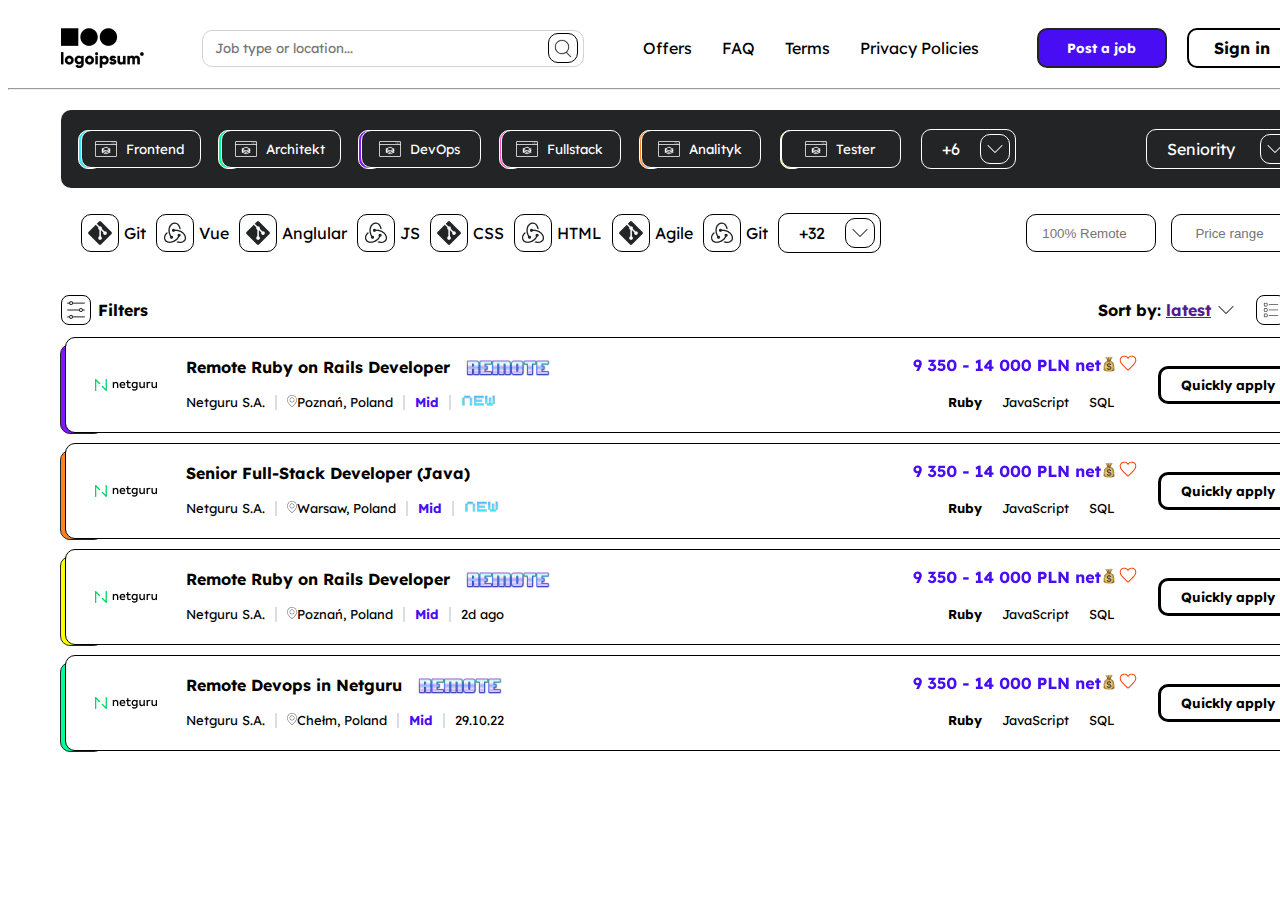
<file: 3próba.html>
<!DOCTYPE html>
<html lang="en">
  <head>
    <meta charset="UTF-8" />
    <meta http-equiv="X-UA-Compatible" content="IE=edge" />
    <meta name="viewport" content="width=device-width, initial-scale=1.0" />
    <title>Document</title>
    <link rel="stylesheet" href="3próba.css" />
    <link
      href="https://fonts.googleapis.com/css2?family=Lexend+Deca&display=swap"
      rel="stylesheet" />
  </head>
  <body>
    <div class="container">
      <div class="one">
        <img
          class="logo"
          src="images/place-holder-logo 1.png"
          alt="logoipsum" />
        <div id="header-left">
          <input
            class="searching"
            type="search"
            placeholder="Job type or location..." />
          <button>
            <img src="images/icon _ search.svg" alt="searchicon" />
          </button>
        </div>
        <div id="header-mid">
          <span><a class="headlines" href="">Offers</a></span>
          <span><a class="headlines" href="">FAQ</a></span>
          <span><a class="headlines" href="">Terms</a></span>
          <span><a class="headlines" href="">Privacy Policies</a></span>
        </div>
        <div id="header-right">
          <button class="leftbutton">Post a job</button>
          <div class="signin">
            <span>Sign in</span>
            <button class="rightbutton">
              <img src="images/icon _ arrow down-black.png" alt="arrowdown" />
            </button>
          </div>
        </div>
      </div>
      <hr />
      <div class="two">
        <div class="specializations">
          <button>
            <img src="images/noun-fullstack-4517026.png" alt="noun" /><span
              class="font"
              >Frontend</span
            >
          </button>
          <button>
            <img src="images/noun-fullstack-4517026.png" alt="noun" /><span
              class="font"
              >Architekt</span
            >
          </button>
          <button>
            <img src="images/noun-fullstack-4517026.png" alt="noun" /><span
              class="font"
              >DevOps</span
            >
          </button>
          <button>
            <img src="images/noun-fullstack-4517026.png" alt="noun" /><span
              class="font"
              >Fullstack</span
            >
          </button>
          <button>
            <img src="images/noun-fullstack-4517026.png" alt="noun" /><span
              class="font"
              >Analityk</span
            >
          </button>
          <button>
            <img src="images/noun-fullstack-4517026.png" alt="noun" /><span
              class="font"
              >Tester</span
            >
          </button>
          <div class="plus">
            <span class="font">+6</span>
            <button class="arrowbutton">
              <img src="images/icon _ arrow down.png" alt="arrowdown" />
            </button>
          </div>
        </div>
        <div class="seniority">
          <span>Seniority</span>
          <button class="arrowbutton">
            <img src="images/icon _ arrow down.png" alt="" />
          </button>
        </div>
      </div>
      <div class="colors">
        <div class="color1"></div>
        <div class="color2"></div>
        <div class="color3"></div>
        <div class="color4"></div>
        <div class="color5"></div>
        <div class="color6"></div>
      </div>
      <div class="three">
        <div class="lefttopfilters">
          <div class="divfilter">
            <button class="filterbutton">
              <img src="images/vector1.png" alt="vector1" />
            </button>
            <span>Git</span>
          </div>
          <div class="divfilter">
            <button class="filterbutton">
              <img src="images/Vector.png" alt="Vector" />
            </button>
            <span>Vue</span>
          </div>
          <div class="divfilter">
            <button class="filterbutton">
              <img src="images/vector1.png" alt="Vector" />
            </button>
            <span>Anglular</span>
          </div>
          <div class="divfilter">
            <button class="filterbutton">
              <img src="images/Vector.png" alt="Vector" />
            </button>
            <span>JS</span>
          </div>
          <div class="divfilter">
            <button class="filterbutton">
              <img src="images/vector1.png" alt="Vector" />
            </button>
            <span>CSS</span>
          </div>
          <div class="divfilter">
            <button class="filterbutton">
              <img src="images/Vector.png" alt="Vector" />
            </button>
            <span>HTML</span>
          </div>
          <div class="divfilter">
            <button class="filterbutton">
              <img src="images/vector1.png" alt="Vector" />
            </button>
            <span>Agile</span>
          </div>
          <div class="divfilter">
            <button class="filterbutton">
              <img src="images/Vector.png" alt="Vector" />
            </button>
            <span>Git</span>
          </div>
          <div class="plus2">
            <span>+32</span>
            <button class="arrowbutton2">
              <img src="images/icon _ arrow down-black.png" alt="arrowdown" />
            </button>
          </div>
        </div>
        <div class="righttopfilters">
          <input type="search" placeholder="100% Remote" />
          <input type="search" placeholder="Price range" />
        </div>
      </div>
      <div class="four">
        <div class="leftbottomfilters">
          <button class="botbutton">
            <img src="images/icon filter.png" alt="filtericon" />
          </button>
          <span>Filters</span>
        </div>
        <div class="rightbottomfilters">
          <span
            >Sort by: <a href=""> latest</a
            ><img src="images/icon _ arrow down-black.png" alt="arrowdown"
          /></span>
          <div>
            <button class="botbutton">
              <img src="images/list.png" alt="list" />
            </button>
            <button class="botbutton">
              <img src="images/box.png" alt="box" />
            </button>
          </div>
        </div>
      </div>
      <div class="five">
        <div class="left">
          <img src="images/Mask group.png" alt="maskgroup" />
          <div>
            <span class="remote"
              >Remote Ruby on Rails Developer
              <img src="images/cooltext407791665034575 4.png" alt="remote"
            /></span>
            <div class="info">
              <span>Netguru S.A.</span
              ><img src="images/Vector 389.png" alt="pion" /><span
                ><img src="images/vector2.png" alt="vector2" />Poznań,
                Poland</span
              ><img src="images/Vector 389.png" alt="pion" /><span class="mid"
                >Mid</span
              ><img src="images/Vector 389.png" alt="pion" /><img
                src="images/coollogo_com-29208220 3.png"
                alt="new" />
            </div>
          </div>
        </div>
        <div class="right">
          <div>
            <img src="images/9 350 - 14 000 PLN n.png" alt="salary" /><img
              src="images/heart stroke.png"
              alt="heart" />
            <div class="info2">
              <span class="ruby">Ruby</span><span>JavaScript</span
              ><span>SQL</span>
            </div>
          </div>
          <button class="applybutton">Quickly apply</button>
        </div>
      </div>
      <div class="six">
        <div class="left">
          <img src="images/Mask group.png" alt="maskgroup" />
          <div>
            <span class="remote">Senior Full-Stack Developer (Java)</span>
            <div class="info">
              <span>Netguru S.A.</span
              ><img src="images/Vector 389.png" alt="pion" /><span
                ><img src="images/vector2.png" alt="vector2" />Warsaw,
                Poland</span
              ><img src="images/Vector 389.png" alt="pion" /><span class="mid"
                >Mid</span
              ><img src="images/Vector 389.png" alt="pion" /><img
                src="images/coollogo_com-29208220 3.png"
                alt="new" />
            </div>
          </div>
        </div>
        <div class="right">
          <div>
            <img src="images/9 350 - 14 000 PLN n.png" alt="salary" /><img
              src="images/heart stroke.png"
              alt="heart" />
            <div class="info2">
              <span class="ruby">Ruby</span><span>JavaScript</span
              ><span>SQL</span>
            </div>
          </div>
          <button class="applybutton">Quickly apply</button>
        </div>
      </div>
      <div class="seven">
        <div class="left">
          <img src="images/Mask group.png" alt="maskgroup" />
          <div>
            <span class="remote"
              >Remote Ruby on Rails Developer
              <img src="images/cooltext407791665034575 4.png" alt="remote"
            /></span>
            <div class="info">
              <span>Netguru S.A.</span
              ><img src="images/Vector 389.png" alt="pion" /><span
                ><img src="images/vector2.png" alt="vector2" />Poznań,
                Poland</span
              ><img src="images/Vector 389.png" alt="pion" /><span class="mid"
                >Mid</span
              ><img src="images/Vector 389.png" alt="pion" /><span>2d ago</span>
            </div>
          </div>
        </div>
        <div class="right">
          <div>
            <img src="images/9 350 - 14 000 PLN n.png" alt="salary" /><img
              src="images/heart stroke.png"
              alt="heart" />
            <div class="info2">
              <span class="ruby">Ruby</span><span>JavaScript</span
              ><span>SQL</span>
            </div>
          </div>
          <button class="applybutton">Quickly apply</button>
        </div>
      </div>
      <div class="eight">
        <div class="left">
          <img src="images/Mask group.png" alt="maskgroup" />
          <div>
            <span class="remote"
              >Remote Devops in Netguru
              <img src="images/cooltext407791665034575 4.png" alt="remote"
            /></span>
            <div class="info">
              <span>Netguru S.A.</span
              ><img src="images/Vector 389.png" alt="pion" /><span
                ><img src="images/vector2.png" alt="vector2" />Chełm,
                Poland</span
              ><img src="images/Vector 389.png" alt="pion" /><span class="mid"
                >Mid</span
              ><img src="images/Vector 389.png" alt="pion" /><span
                >29.10.22</span
              >
            </div>
          </div>
        </div>
        <div class="right">
          <div>
            <img src="images/9 350 - 14 000 PLN n.png" alt="salary" /><img
              src="images/heart stroke.png"
              alt="heart" />
            <div class="info2">
              <span class="ruby">Ruby</span><span>JavaScript</span
              ><span>SQL</span>
            </div>
          </div>
          <button class="applybutton">Quickly apply</button>
        </div>
      </div>
      <div class="frame1"></div>
      <div class="frame2"></div>
      <div class="frame3"></div>
      <div class="frame4"></div>
    </div>
  </body>
</html>
</file>
<file: 3próba.css>
.container {
  width: 1366px;
  height: 768px;
  font-family: "Lexend Deca", sans-serif;
  margin: 0 auto;
}

.font {
  font-family: "Lexend Deca", sans-serif;
  color: #fff;
}

.one {
  width: 1260px;
  height: 80px;
  margin: 0 auto;
  display: flex;
  align-items: center;
  justify-content: space-between;
}

.logo {
  display: flex;
  justify-content: start;
  align-items: center;
}

#header-left {
  display: flex;
  border: 1px solid;
  height: 35px;
  width: 380px;
  border-radius: 10px;
  justify-content: space-between;
  align-items: center;
  border-color: lightgray;
}

.searching {
  border: none;
  margin-left: 10px;
  width: 330px;
  border-radius: 10px;
  height: 30px;
  font-family: "Lexend Deca", sans-serif;
}

#header-left > button {
  margin-right: 5px;
  border-radius: 10px;
  border: 1px solid;
  height: 30px;
  width: 30px;
  align-items: center;
  display: flex;
  justify-content: center;
  background-color: #fff;
}

#header-mid {
  display: flex;
  gap: 30px;
}

.headlines {
  text-decoration: none;
  color: #000;
  font-weight: 400;
}

#header-right {
  display: flex;
  gap: 20px;
  font-weight: 700;
}

.leftbutton {
  box-sizing: border-box;
  display: flex;
  flex-direction: row;
  justify-content: center;
  align-items: center;
  padding: 10px 24px;
  width: 130px;
  height: 40px;
  background: #490df4;
  border: 2px solid #222426;
  border-radius: 10px;
  color: #fff;
  font-weight: 700;
  font-family: "Lexend Deca", sans-serif;
}

.signin {
  border: 2px solid;
  border-radius: 10px;
  display: flex;
  align-items: center;
  width: 130px;
  justify-content: space-between;
}

.signin > span {
  margin-left: 25px;
}

.rightbutton {
  background-color: #fff;
  border: 1px solid;
  border-radius: 10px;
  align-items: center;
  display: flex;
  justify-content: center;
  margin-right: 5px;
  height: 30px;
}

hr {
  margin-top: auto;
}

.two {
  width: 1260px;
  height: 78px;
  background: #222426;
  border-radius: 10px;
  margin: 0 auto;
  margin-top: 20px;
  align-items: center;
  display: flex;
}

.specializations {
  display: flex;
  align-items: center;
  z-index: 1;
}

.specializations > button {
  display: flex;
  flex-direction: row;
  justify-content: center;
  align-items: center;
  padding: 7px 24px 7px 20px;
  gap: 8px;
  width: 120px;
  height: 38px;
  background: #222426;
  border: 1px solid #ffffff;
  border-radius: 10px;
  margin-left: 20px;
}

.plus {
  border: 1px solid;
  color: #fff;
  height: 38px;
  border-radius: 10px;
  margin-left: 20px;
  display: flex;
  align-items: center;
  gap: 20px;
}

.plus > span {
  margin-left: 20px;
}

.arrowbutton {
  color: #fff;
  border: 1px solid;
  border-radius: 10px;
  height: 30px;
  width: 30px;
  margin-right: 5px;
  background-color: #222426;
  display: flex;
  align-items: center;
  justify-content: center;
}

.seniority {
  border: 1px solid;
  color: #fff;
  border-radius: 10px;
  height: 38px;
  display: flex;
  align-items: center;
  width: 150px;
  margin-left: 130px;
  margin-right: 20px;
  gap: 25px;
}

.seniority > span {
  margin-left: 20px;
}

.arrowbutton2 {
  color: #000;
  border: 1px solid;
  border-radius: 10px;
  height: 30px;
  width: 30px;
  margin-right: 5px;
  background-color: #fff;
  display: flex;
  align-items: center;
  justify-content: center;
}

.colors {
  display: flex;
  height: 1px;
}

.color1 {
  position: relative;
  width: 22px;
  height: 37px;
  left: 70px;
  top: -58px;
  background: #31e8ff;
  border: 1px solid #ffffff;
  border-radius: 10px;
}

.color2 {
  position: relative;
  width: 22px;
  height: 37px;
  left: 186px;
  top: -58px;
  background: #00ff93;
  border: 1px solid #ffffff;
  border-radius: 10px;
}

.color3 {
  position: relative;
  width: 22px;
  height: 37px;
  left: 302px;
  top: -58px;
  background: #8415ff;
  border: 1px solid #ffffff;
  border-radius: 10px;
}

.color4 {
  position: relative;
  width: 22px;
  height: 37px;
  left: 419px;
  top: -58px;
  background: #fd4dc7;
  border: 1px solid #ffffff;
  border-radius: 10px;
}

.color5 {
  position: relative;
  width: 22px;
  height: 37px;
  left: 535px;
  top: -58px;
  background: #ff8227;
  border: 1px solid #ffffff;
  border-radius: 10px;
}

.color6 {
  position: relative;
  width: 22px;
  height: 37px;
  left: 652px;
  top: -58px;
  background: #fdff00;
  border: 1px solid #ffffff;
  border-radius: 10px;
}

.three {
  width: 1260px;
  height: 78px;
  background: #fff;
  margin: 0 auto;
  margin-top: 5px;
  align-items: center;
  display: flex;
  justify-content: space-between;
}

.lefttopfilters {
  margin-left: 20px;
  display: flex;
  gap: 10px;
  align-items: center;
}

.filterbutton {
  border: 1px solid;
  border-radius: 10px;
  display: flex;
  align-items: center;
  height: 38px;
  width: 38px;
  justify-content: center;
  background: #fff;
}

.divfilter {
  display: flex;
  align-items: center;
  gap: 5px;
}

.plus2 {
  border: 1px solid;
  color: #000;
  height: 38px;
  border-radius: 10px;
  display: flex;
  align-items: center;
  gap: 20px;
}

.plus2 > span {
  margin-left: 20px;
}

.righttopfilters {
  margin-right: 20px;
  gap: 15px;
  display: flex;
}

.righttopfilters > input {
  border: 1px solid;
  border-radius: 10px;
  text-align: center;
  width: 130px;
  height: 38px;
}

.four {
  width: 1260px;
  height: 55px;
  background: #fff;
  margin: 0 auto;
  margin-top: 10px;
  align-items: center;
  display: flex;
  justify-content: space-between;
}

.rightbottomfilters {
  display: flex;
  align-items: center;
  gap: 20px;
}

.leftbottomfilters {
  display: flex;
  align-items: center;
  gap: 7px;
  font-weight: 700;
}

.rightbottomfilters > span {
  display: flex;
  gap: 5px;
  font-weight: 700;
}

.rightbottomfilters > div {
  display: flex;
  gap: 5px;
}

.botbutton {
  border: 1px solid;
  border-radius: 8px;
  height: 30px;
  width: 30px;
  display: flex;
  align-items: center;
  justify-content: center;
  background-color: #fff;
}

.five {
  margin: 0 auto;
  width: 1257px;
  height: 94px;
  background: #fff;
  border-radius: 10px;
  border: 1px solid;
  left: 3px;
  position: relative;
  display: flex;
  align-items: center;
  justify-content: space-between;
  margin-bottom: 10px;
  z-index: 2;
}

.left {
  display: flex;
  line-height: 35px;
}

.left > img {
  margin-right: 25px;
  margin-left: 25px;
}

.info {
  display: flex;
  gap: 10px;
  align-items: center;
  font-size: 13px;
}

.mid {
  font-weight: 700;
  color: #490df4;
}

.ruby {
  font-weight: 700;
}

.remote {
  display: flex;
  align-items: center;
  gap: 15px;
  font-weight: 700;
}

.right {
  display: flex;
  gap: 20px;
  line-height: 35px;
  align-items: center;
}

.info2 {
  display: flex;
  gap: 20px;
  align-items: center;
  font-size: 13px;
  margin-left: 35px;
}

.applybutton {
  margin-right: 25px;
  border: 3px solid;
  border-radius: 10px;
  height: 38px;
  display: flex;
  align-items: center;
  justify-content: center;
  width: 140px;
  background-color: #fff;
  font-family: "Lexend Deca";
  font-weight: 700;
}

.six {
  margin: 0 auto;
  width: 1257px;
  height: 94px;
  background: #fff;
  border-radius: 10px;
  border: 1px solid;
  left: 3px;
  position: relative;
  display: flex;
  align-items: center;
  justify-content: space-between;
  margin-bottom: 10px;
  z-index: 2;
}

.seven {
  margin: 0 auto;
  width: 1257px;
  height: 94px;
  background: #fff;
  border-radius: 10px;
  border: 1px solid;
  left: 3px;
  position: relative;
  display: flex;
  align-items: center;
  justify-content: space-between;
  margin-bottom: 10px;
  z-index: 2;
}

.eight {
  margin: 0 auto;
  width: 1257px;
  height: 94px;
  background: #fff;
  border-radius: 10px;
  border: 1px solid;
  left: 3px;
  position: relative;
  display: flex;
  align-items: center;
  justify-content: space-between;
  z-index: 2;
}

.frame1 {
  position: relative;
  width: 42px;
  height: 88px;
  left: 52px;
  top: -407px;
  background: #8415ff;
  border: 1px solid #222426;
  border-radius: 10px;
}

.frame2 {
  position: relative;
  width: 42px;
  height: 88px;
  left: 52px;
  top: -391px;
  background: #ff8227;
  border: 1px solid #222426;
  border-radius: 10px;
}
.frame3 {
  position: relative;
  width: 42px;
  height: 88px;
  left: 52px;
  top: -375px;
  background: #fdff00;
  border: 1px solid #222426;
  border-radius: 10px;
}
.frame4 {
  position: relative;
  width: 42px;
  height: 88px;
  left: 52px;
  top: -359px;
  background: #00ff93;
  border: 1px solid #222426;
  border-radius: 10px;
}
</file>
